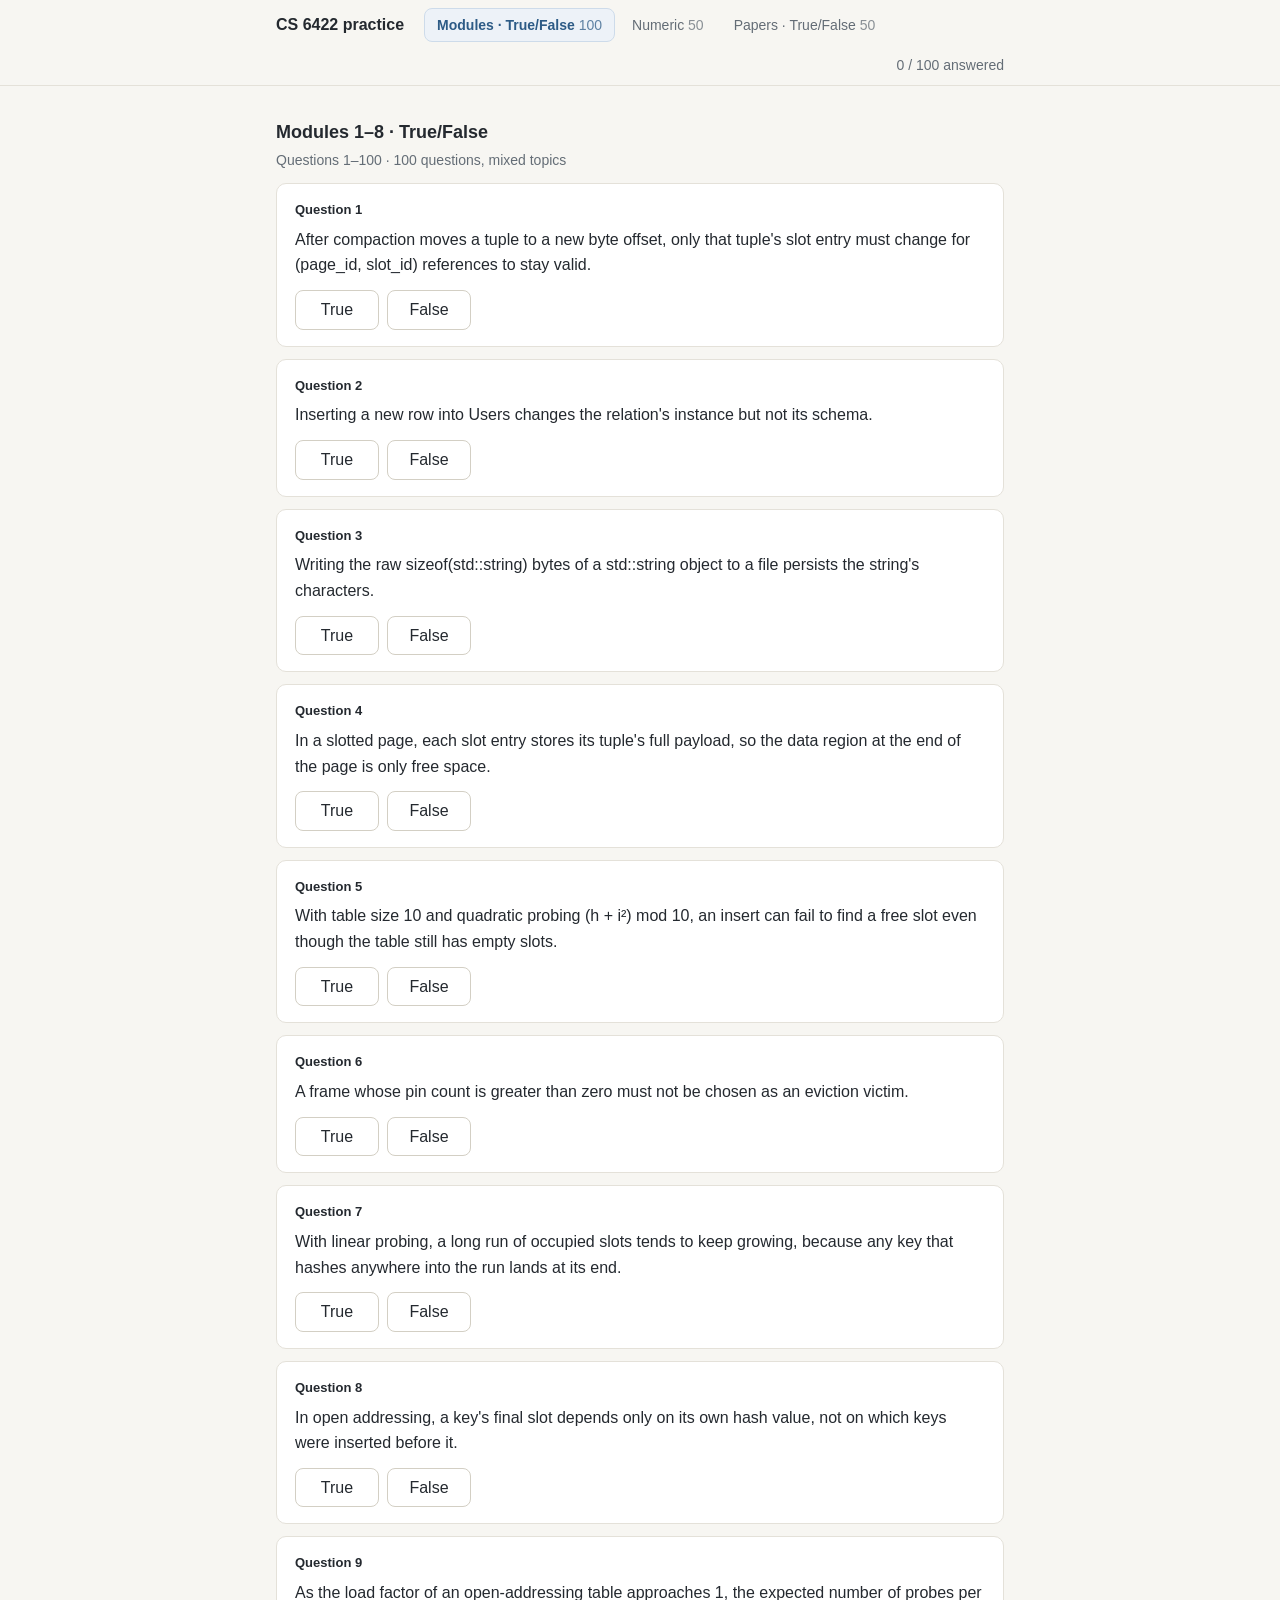
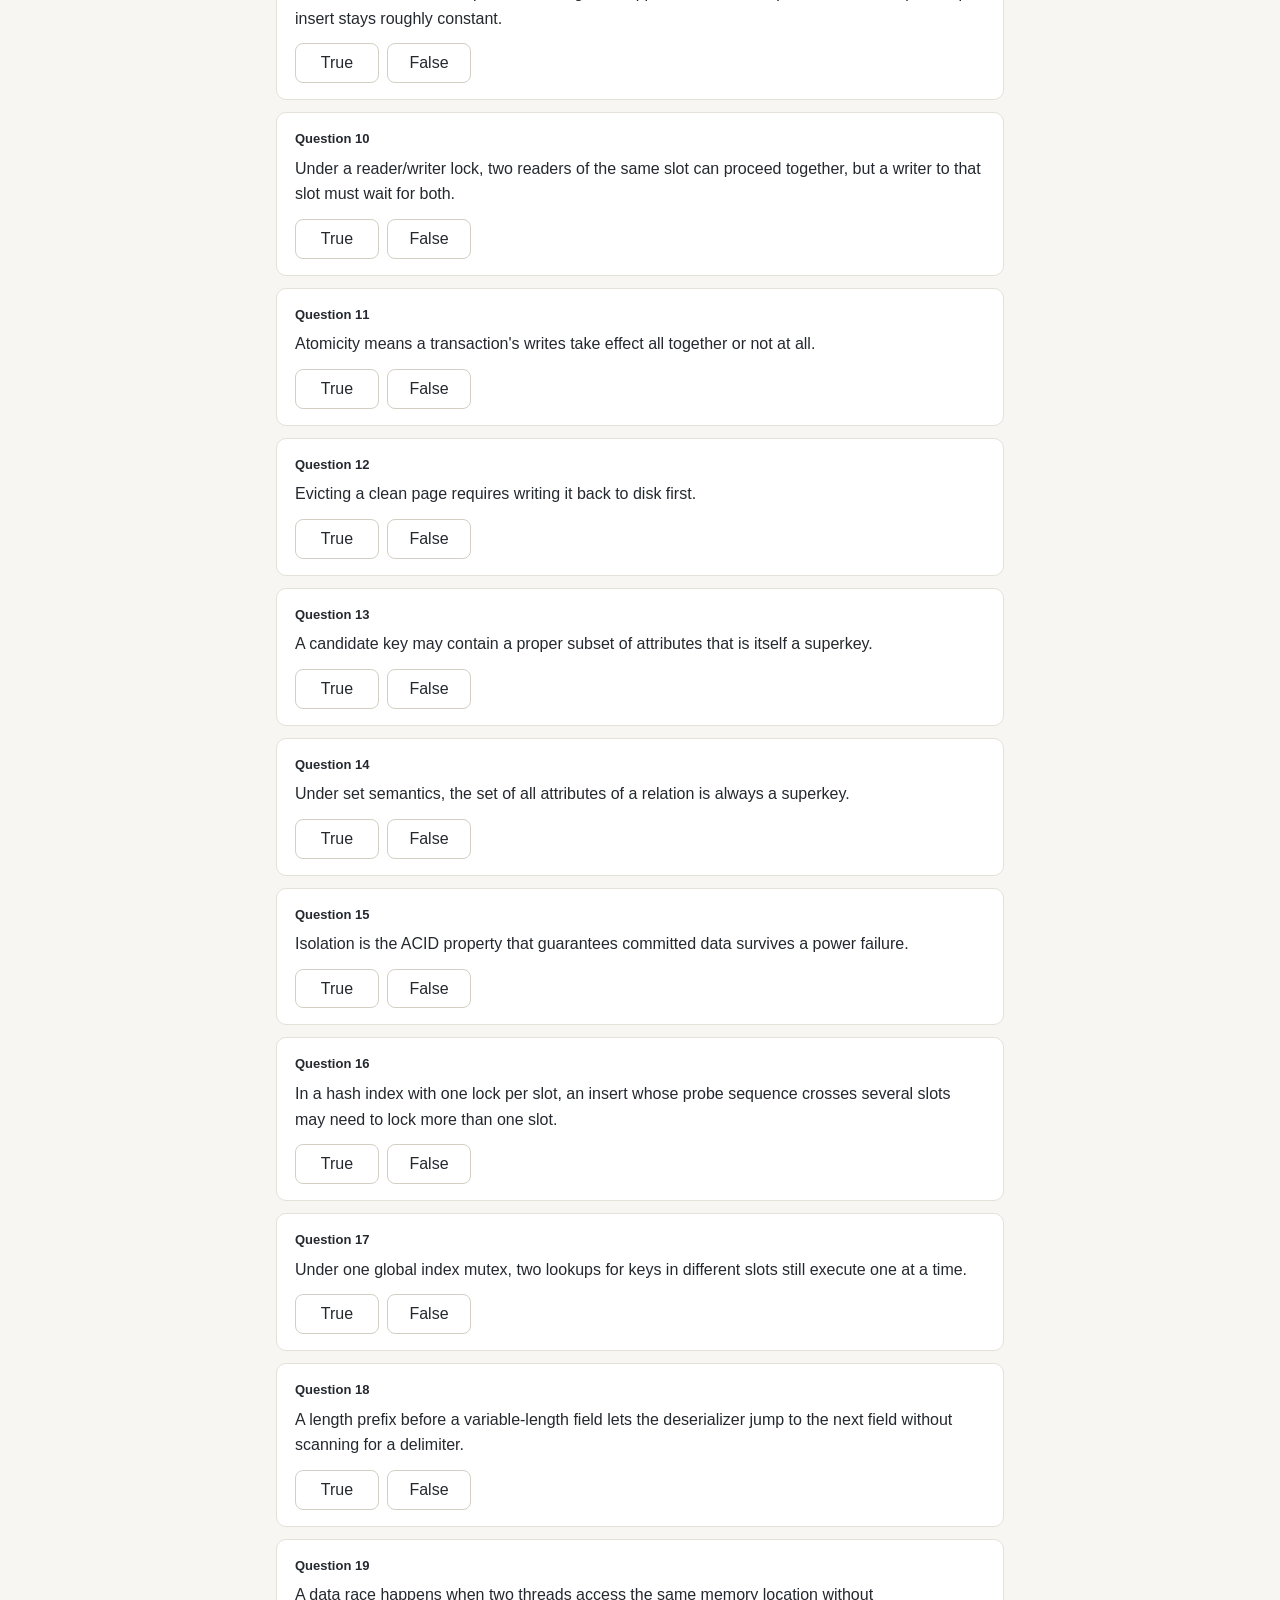
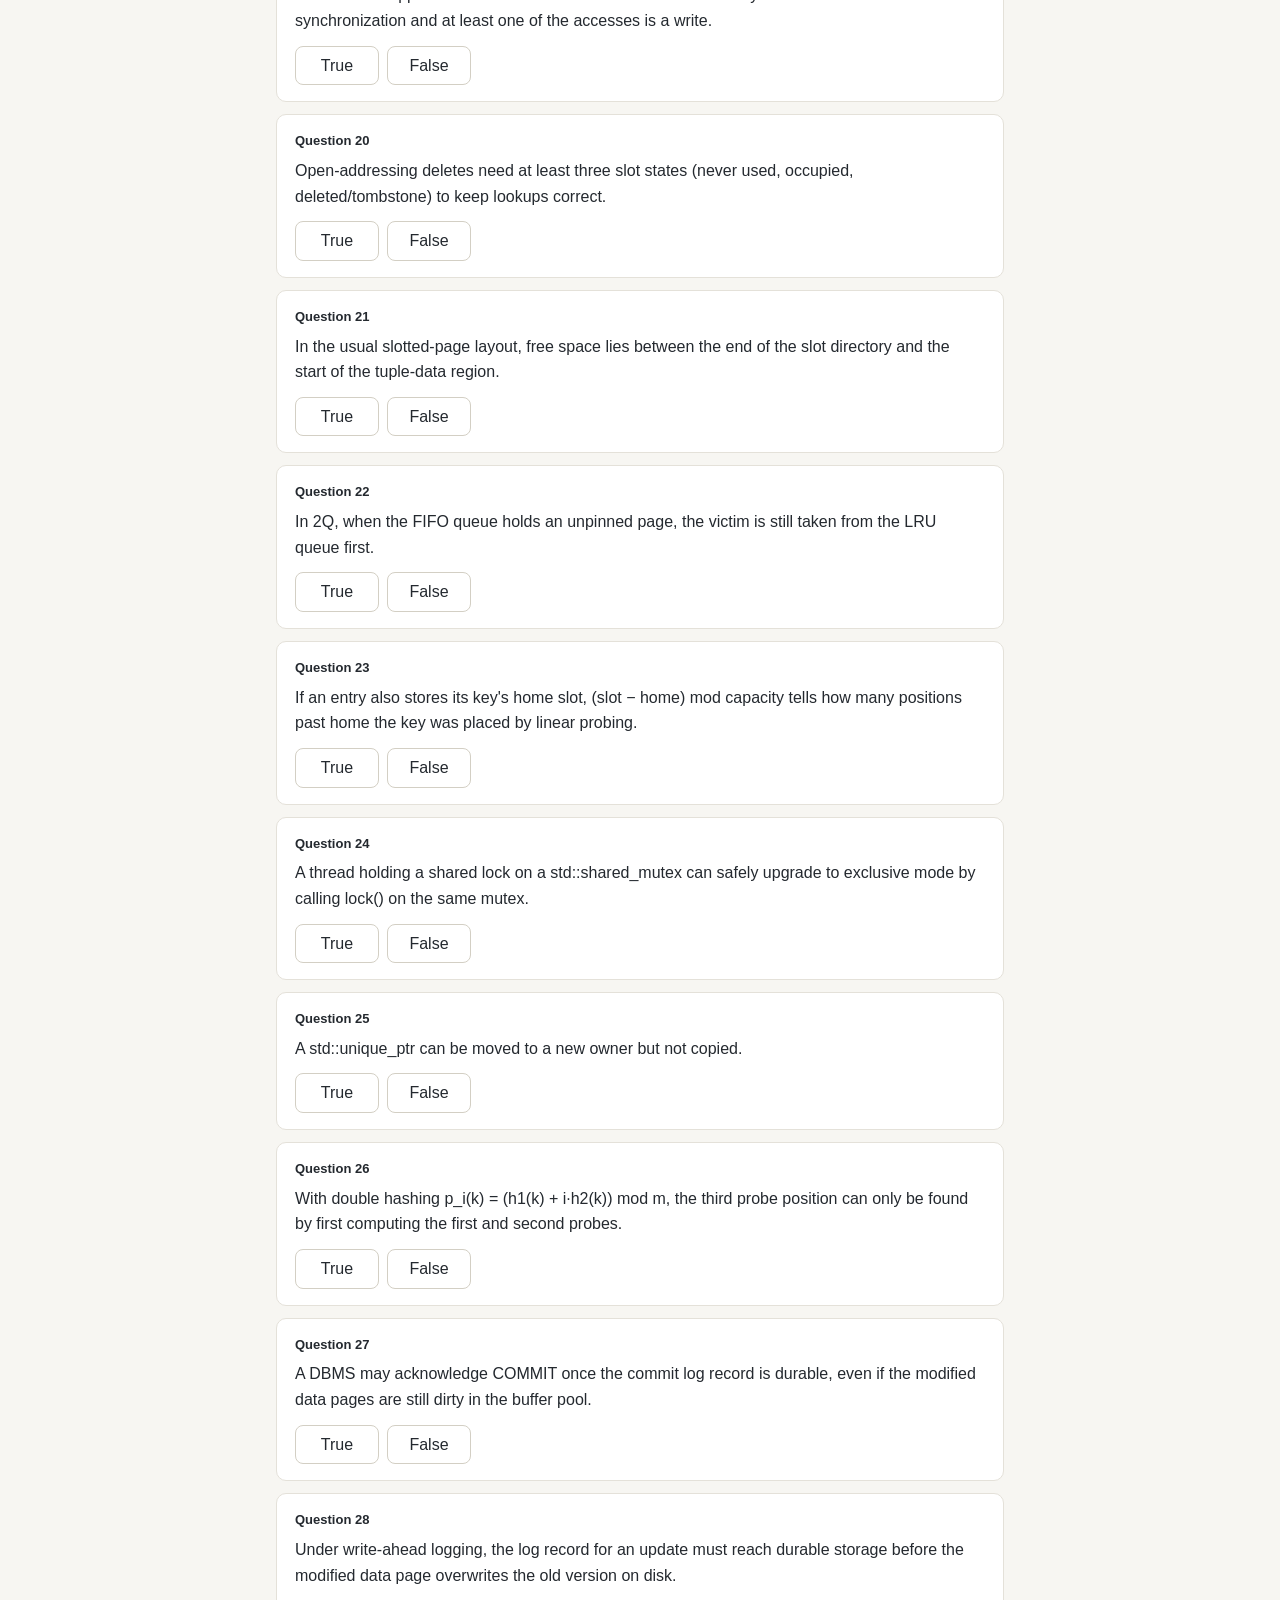
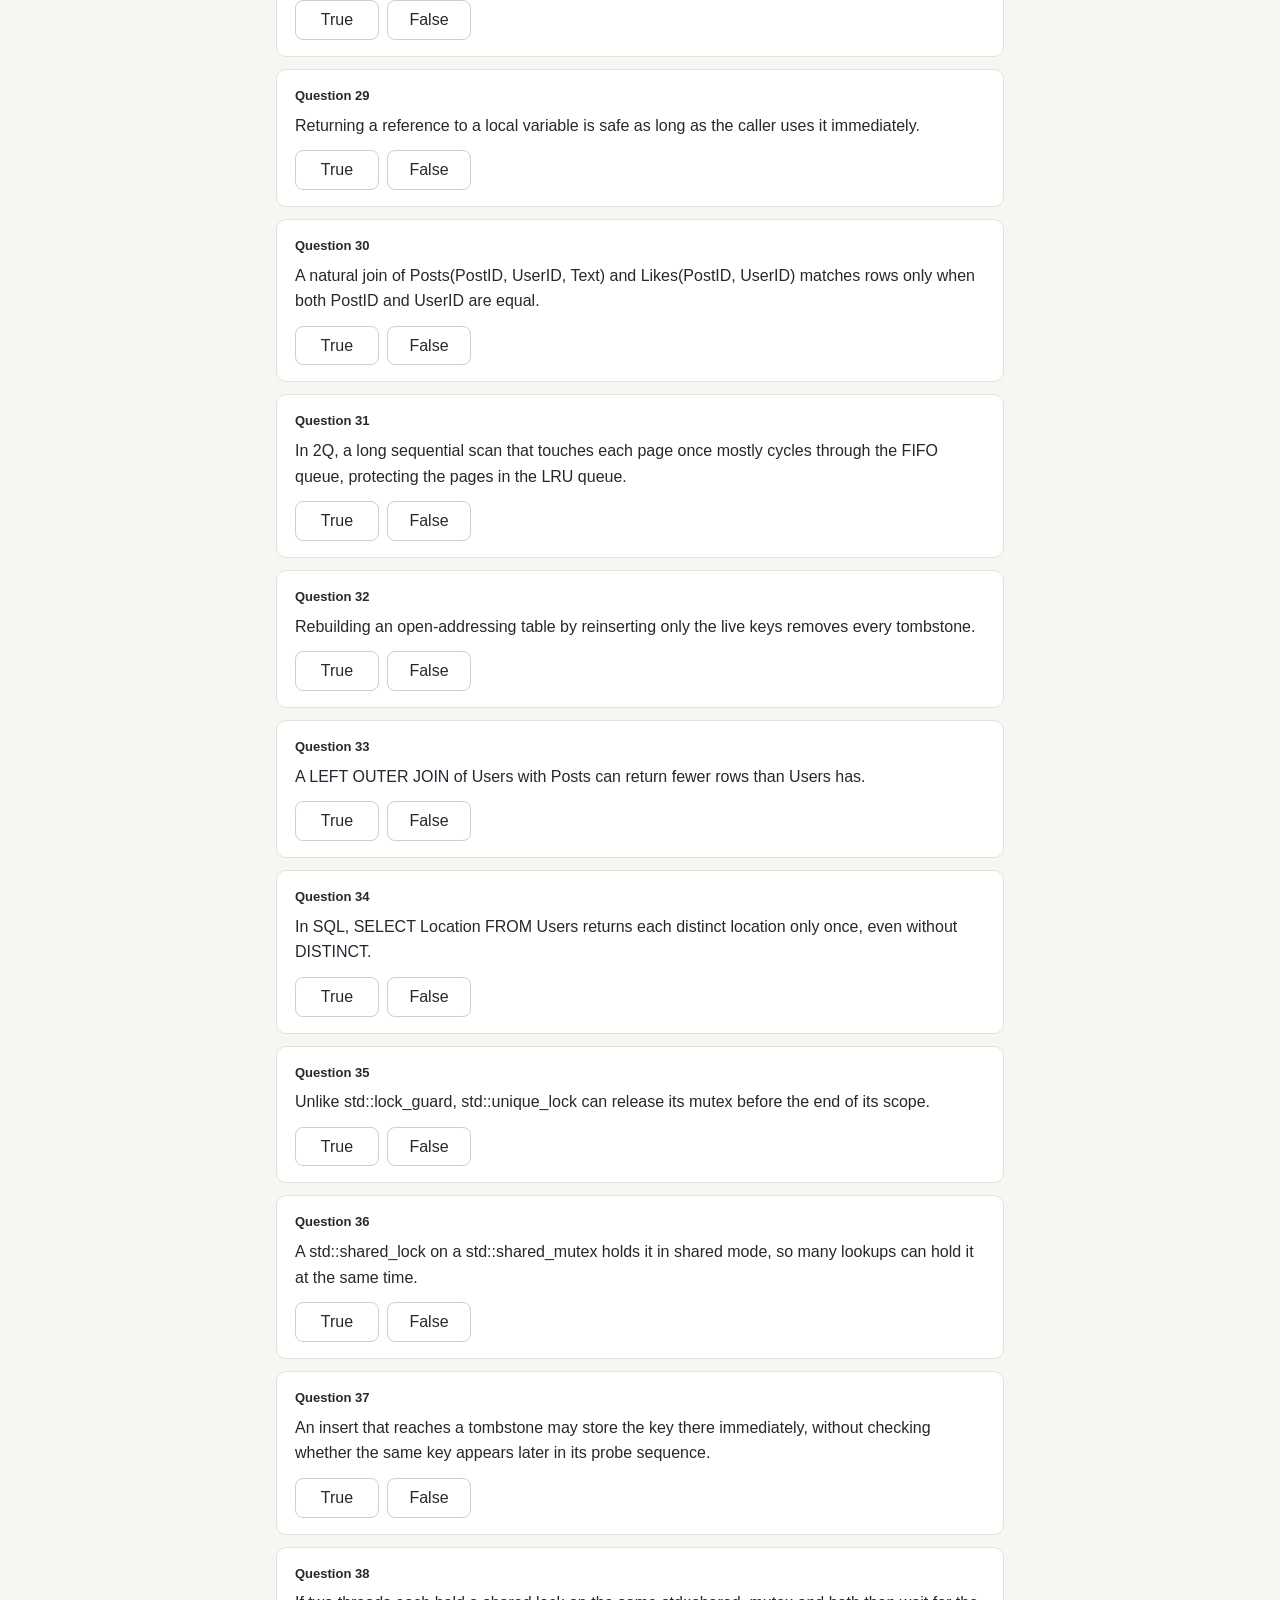
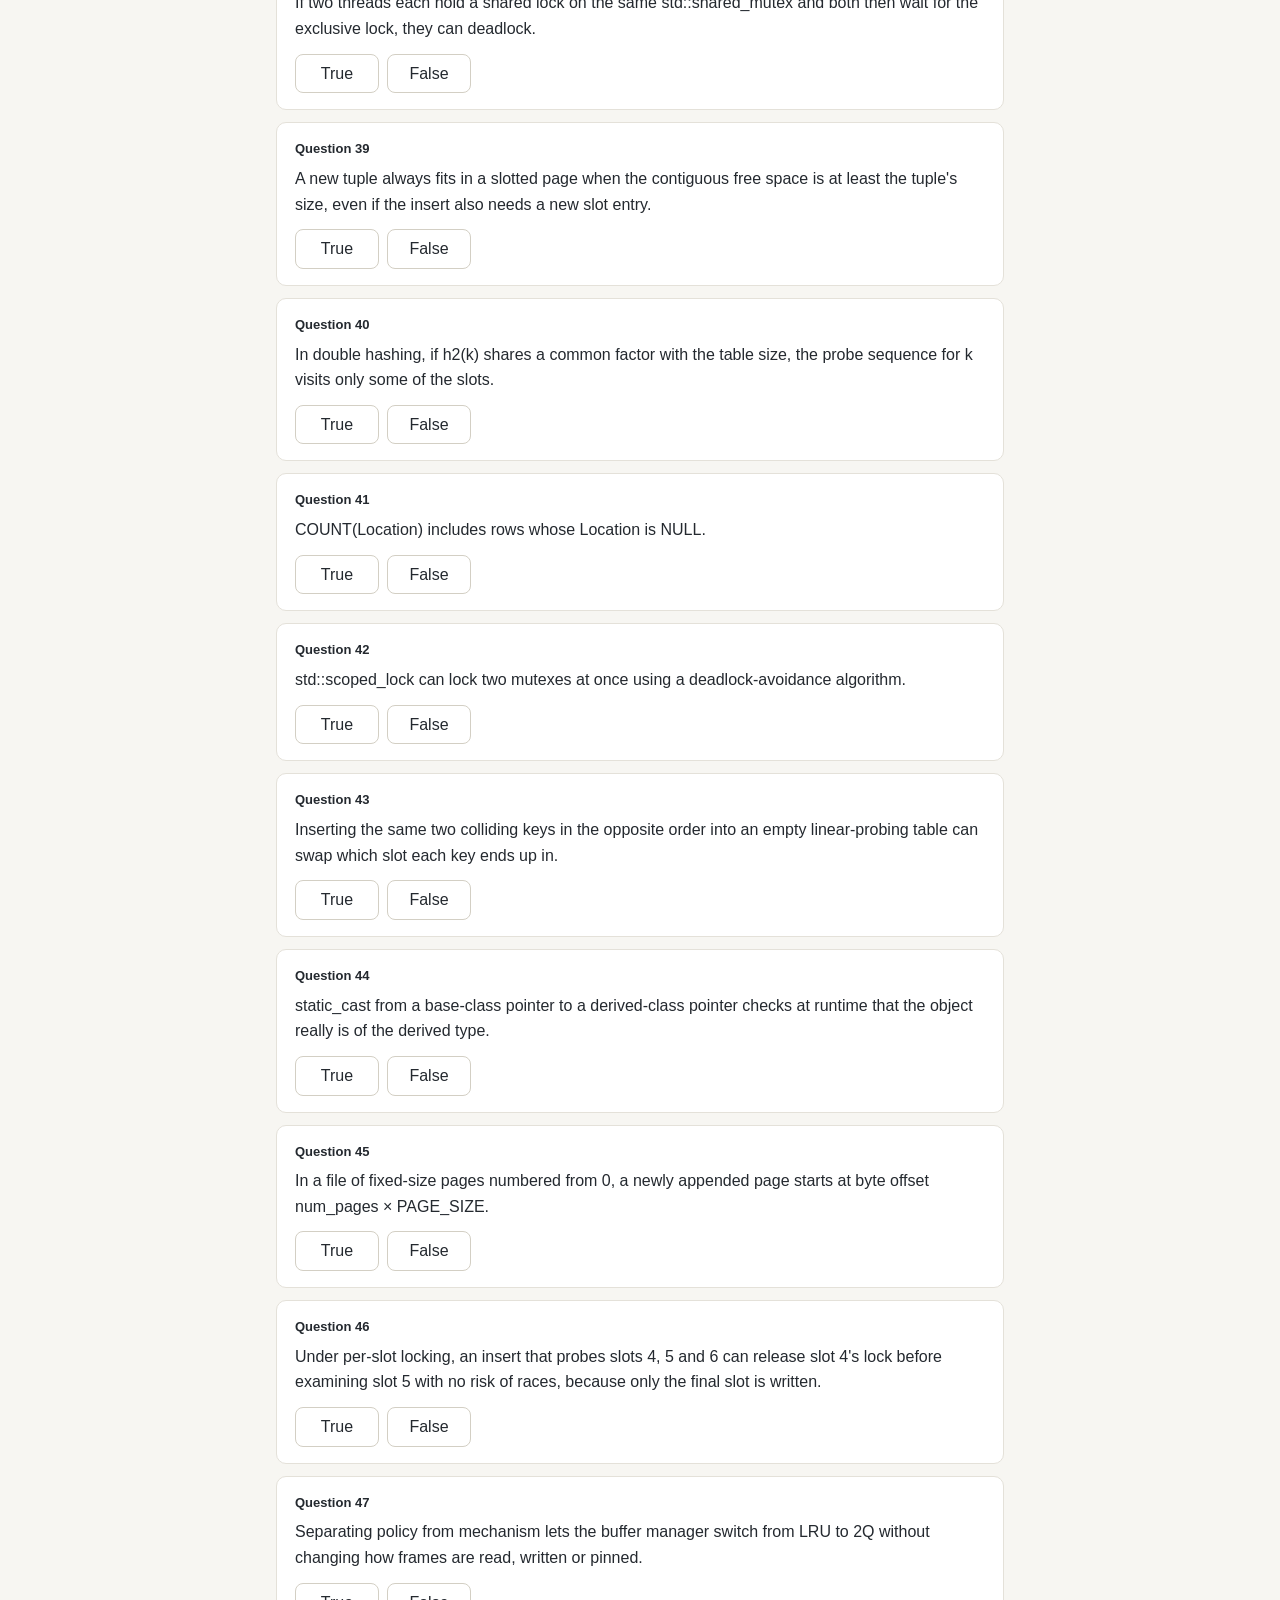
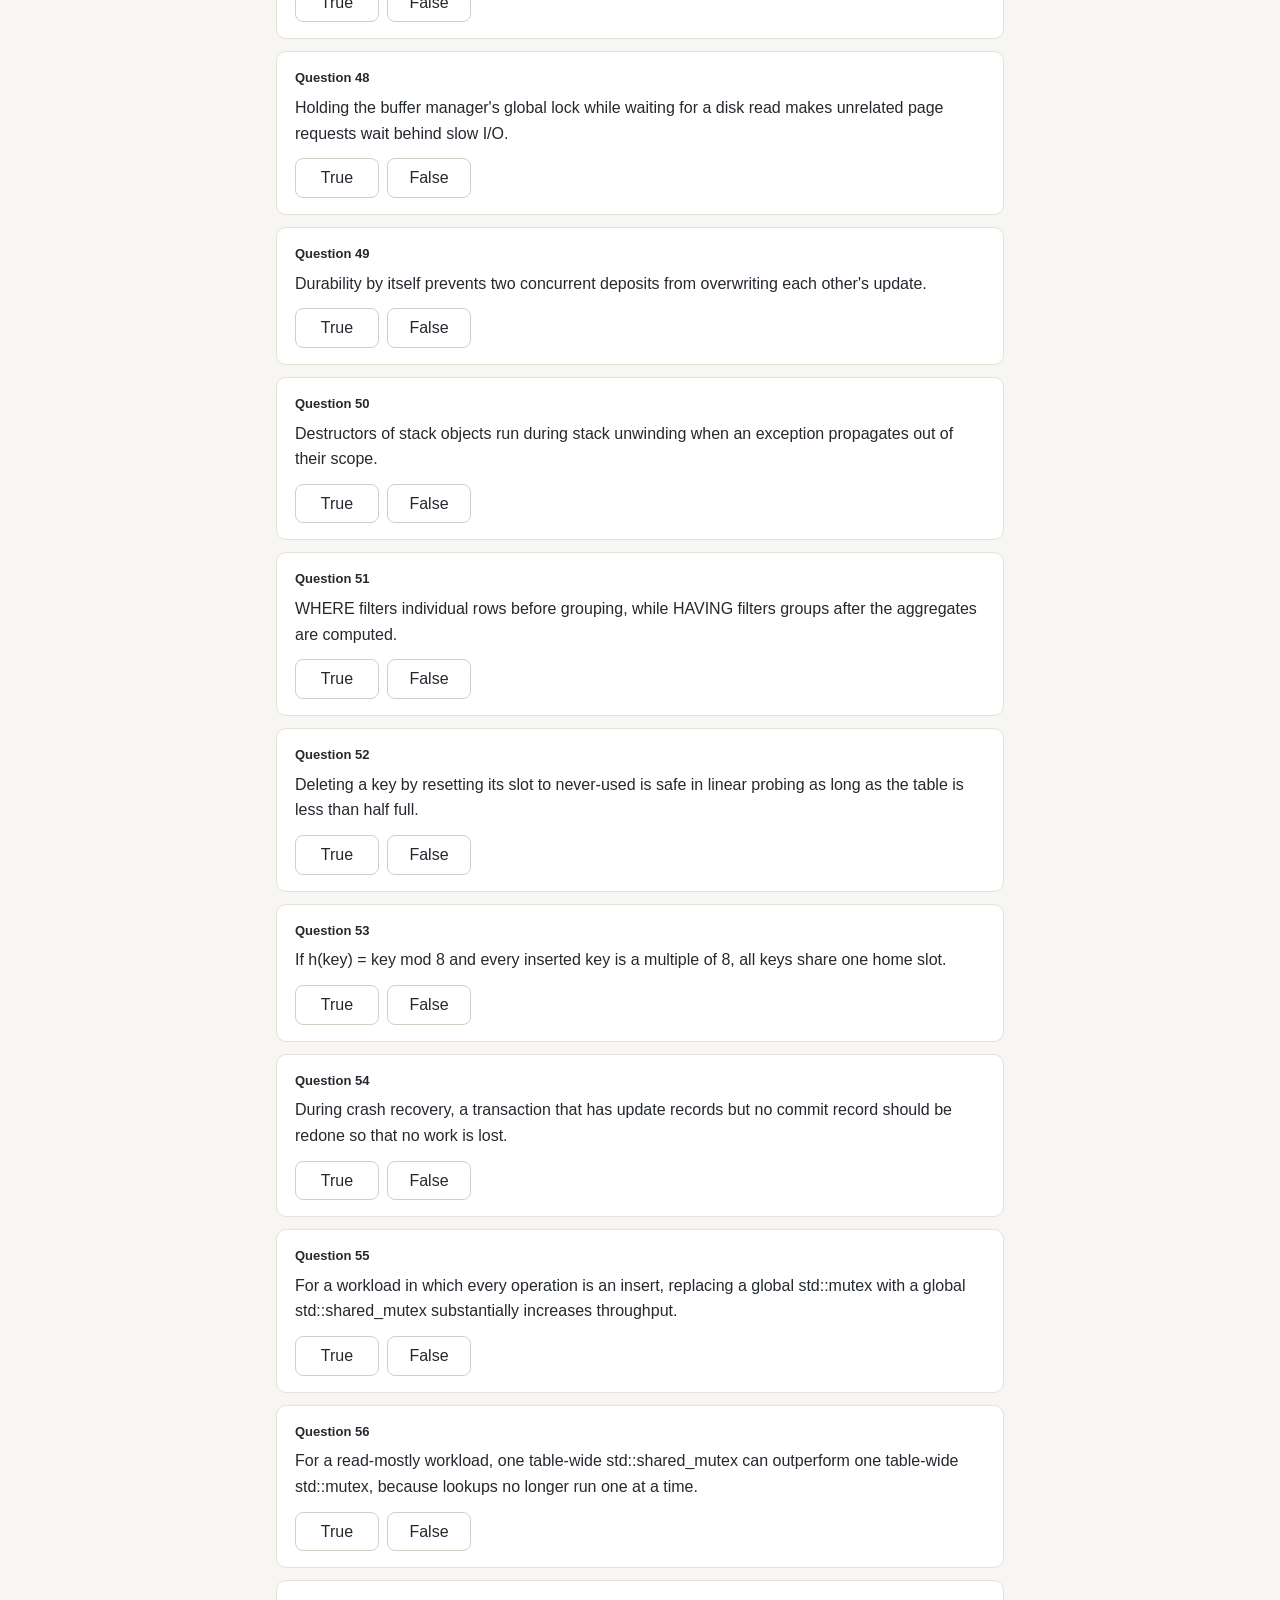
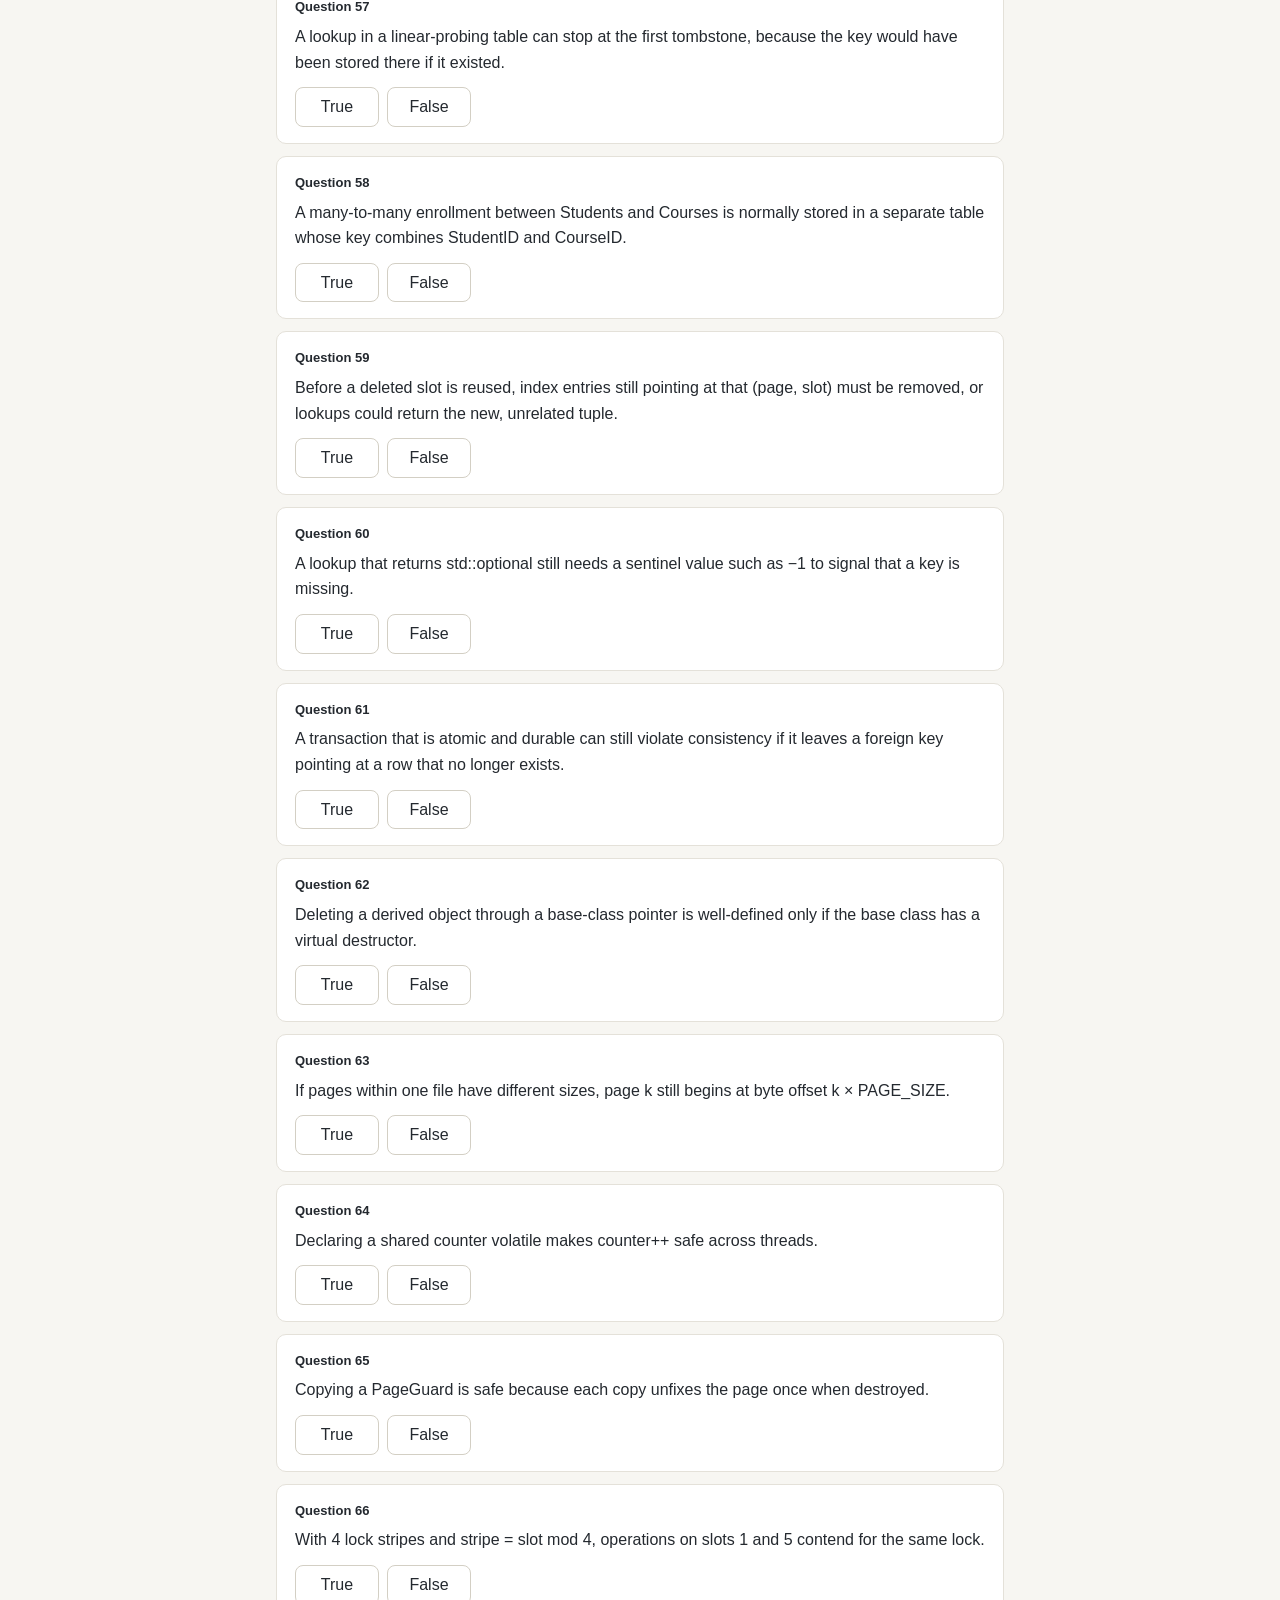
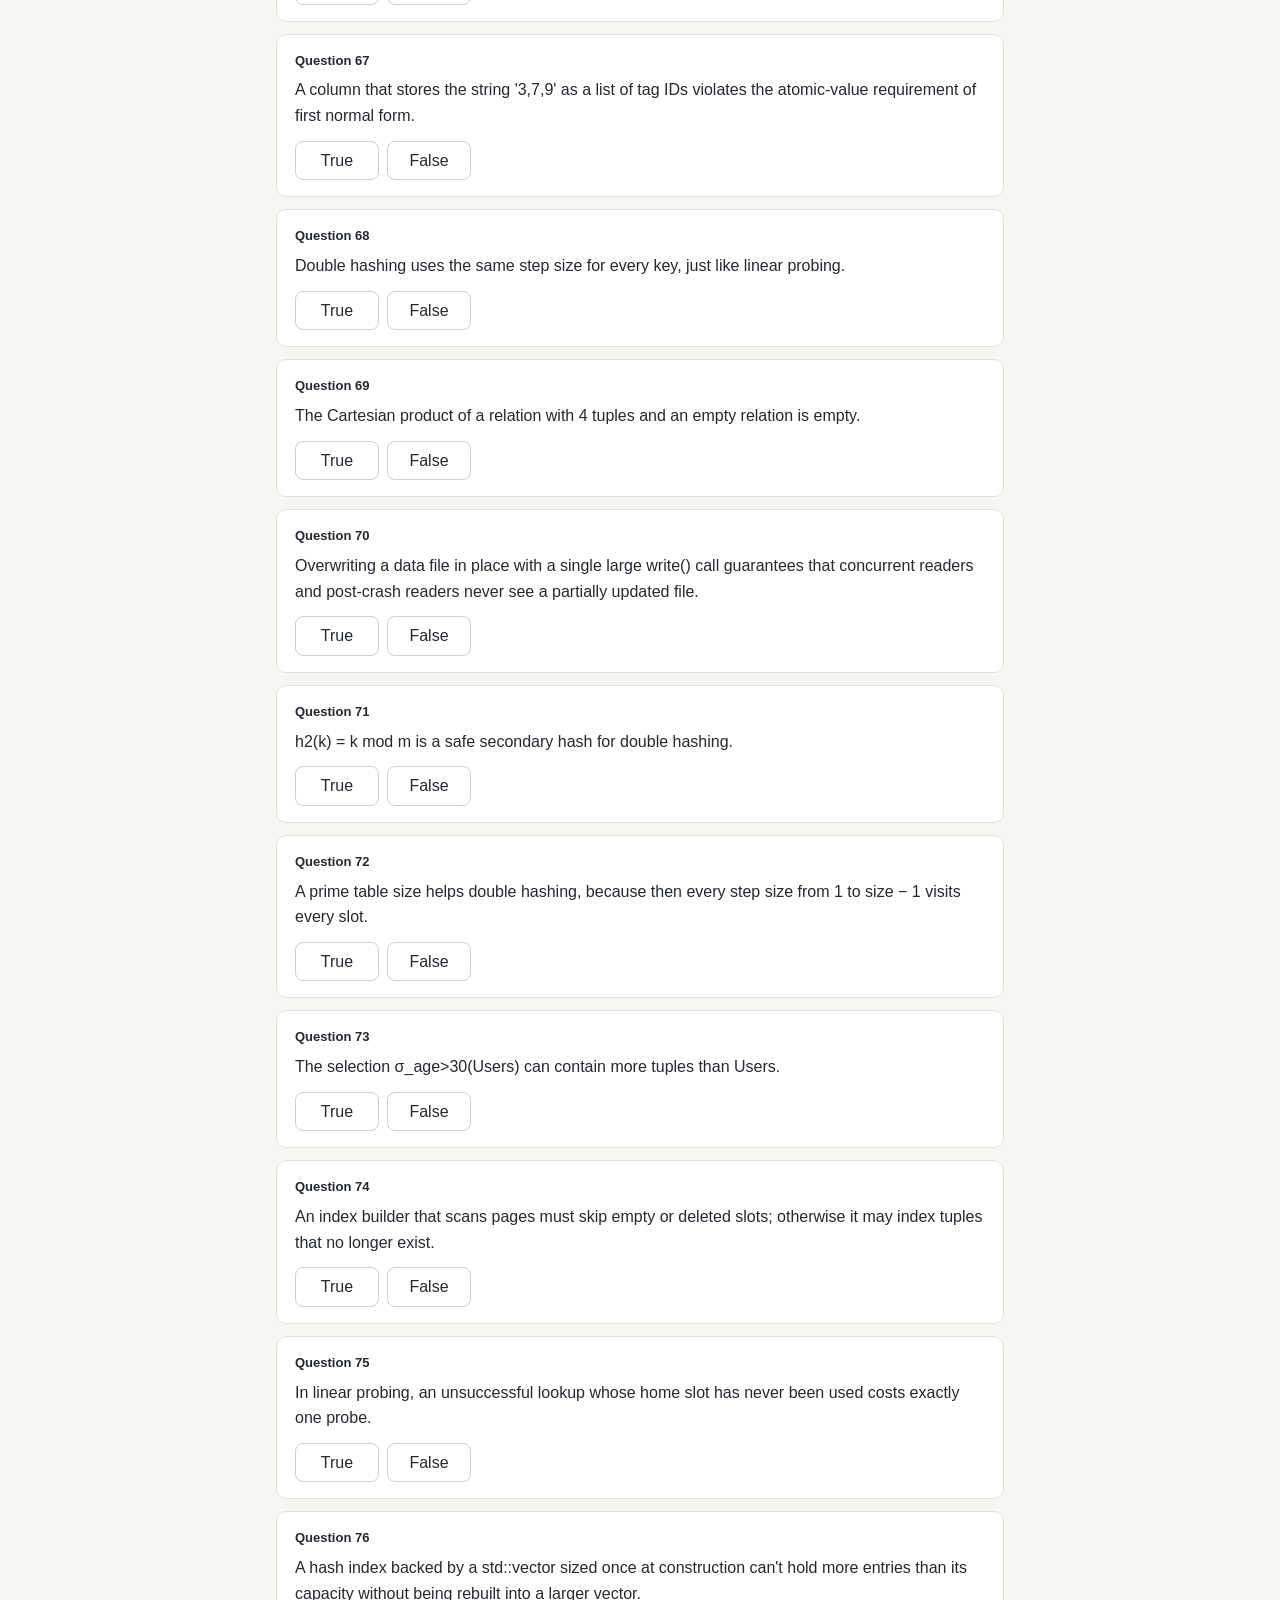
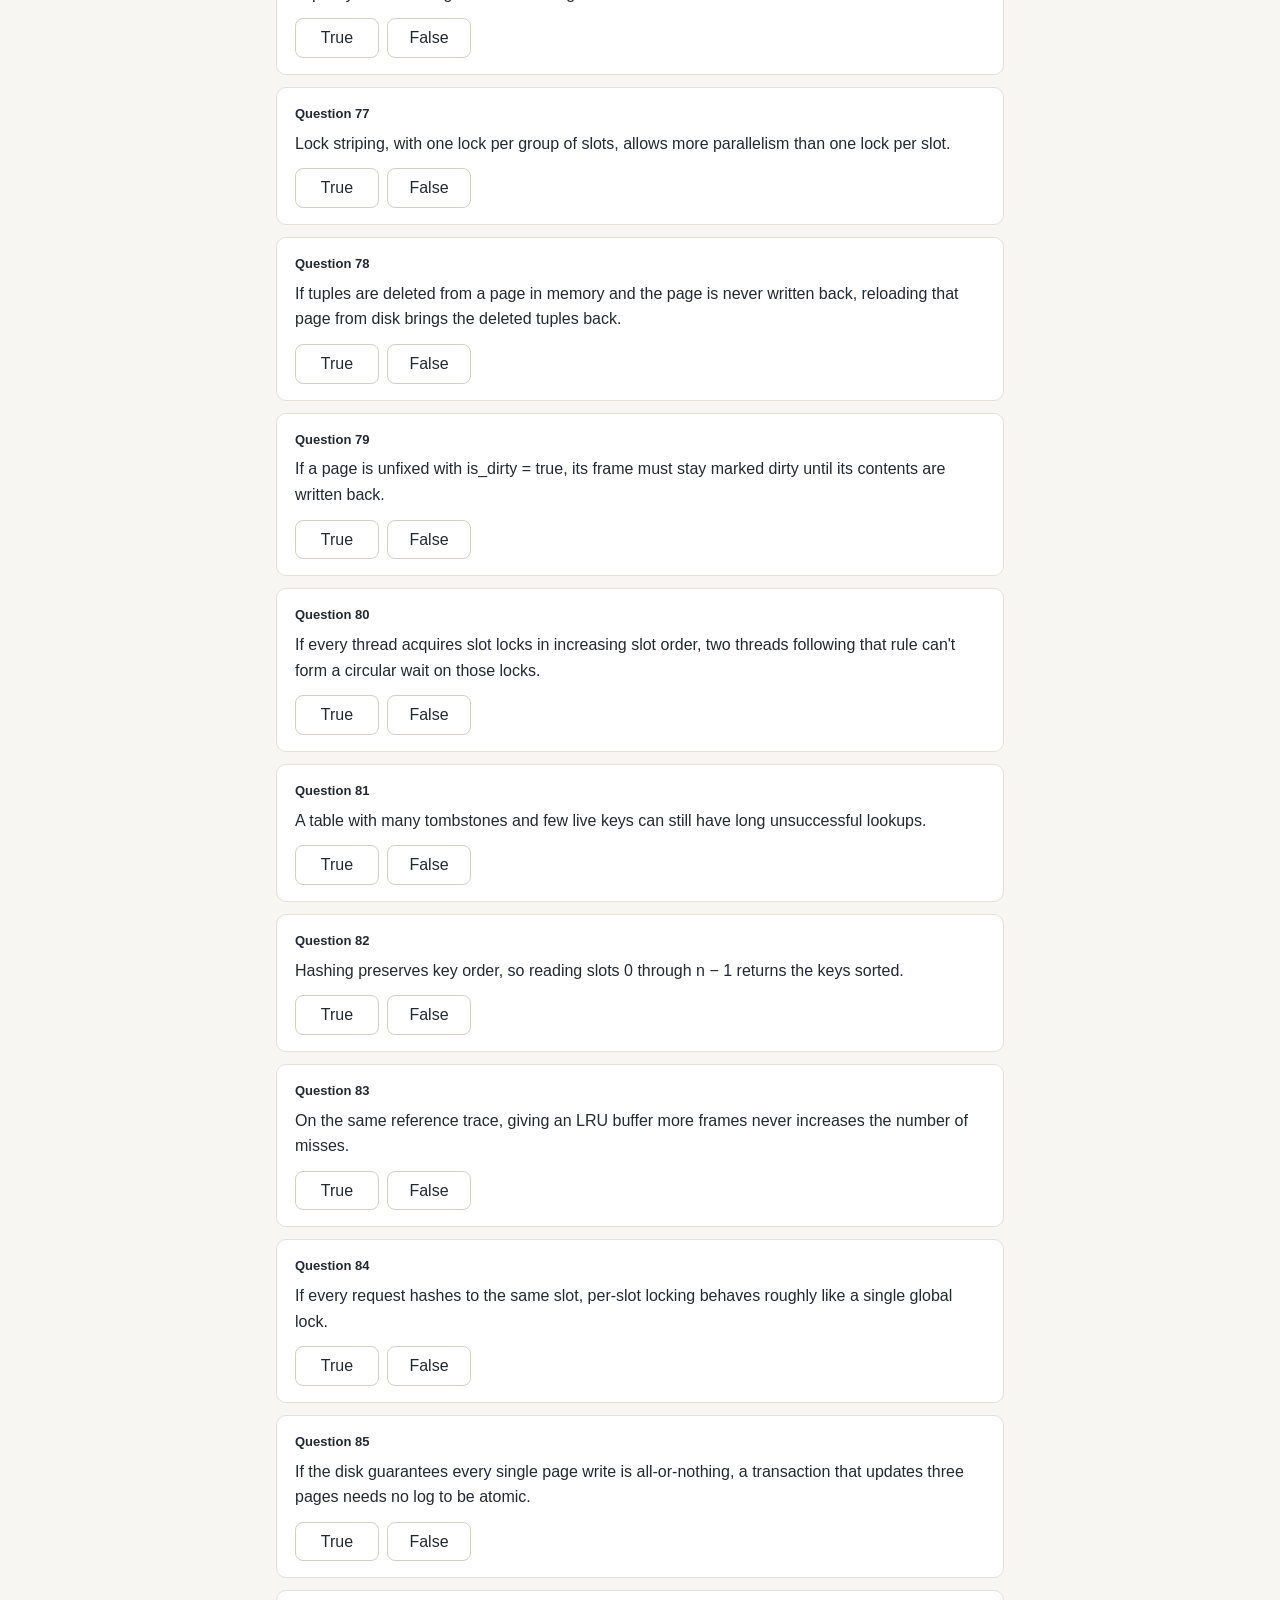
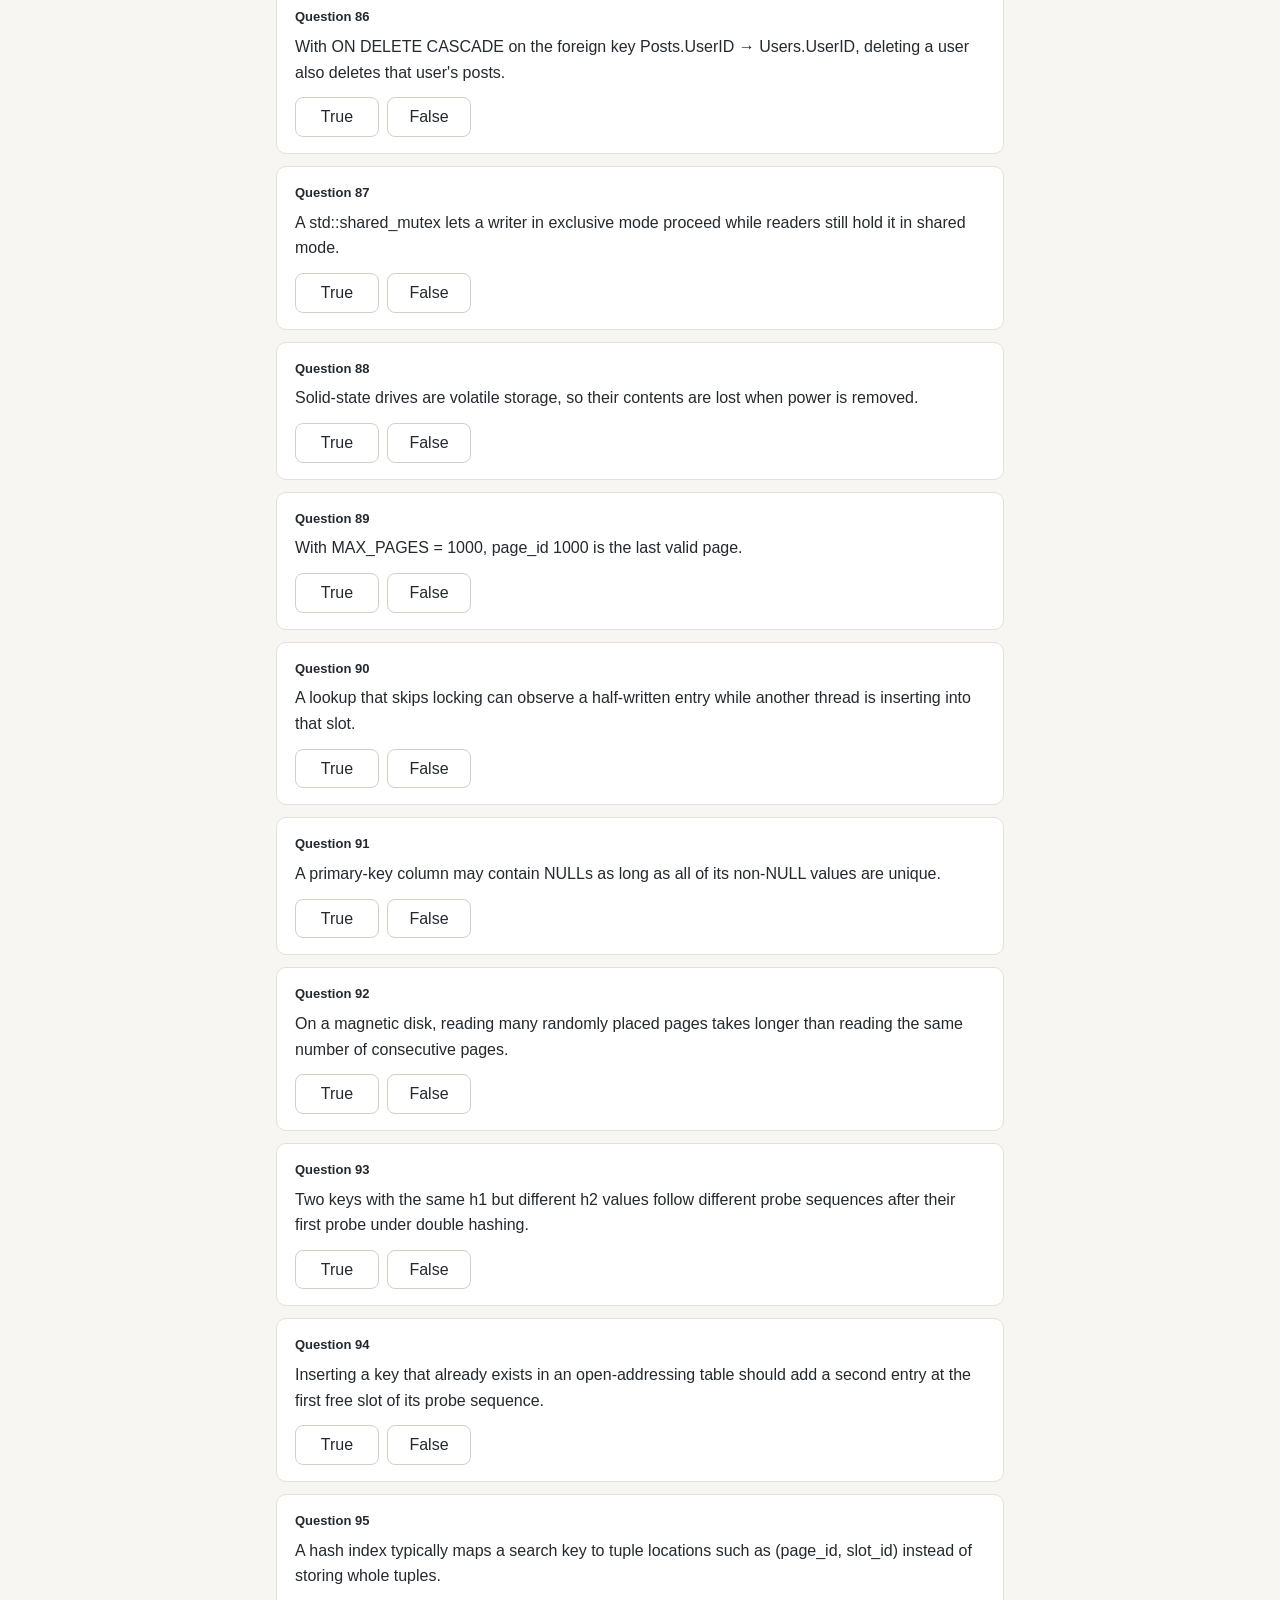
<file: index.html>
<!DOCTYPE html>
<html lang="en">
<head>
<meta charset="utf-8">
<meta name="viewport" content="width=device-width, initial-scale=1">
<title>DSI Practice</title>
<link rel="stylesheet" href="assets/style.css">
</head>
<body>
<header class="bar">
  <div class="wrap">
    <span class="title">CS 6422 practice</span>
    <nav class="tabs" id="tabs" aria-label="Question sets"></nav>
    <span class="progress" id="progress"></span>
  </div>
</header>

<main class="wrap">
  <div id="quiz"></div>
  <div class="submit-row">
    <button type="button" id="reset">Reset answers in this set</button>
  </div>
</main>

<script src="data/sets.js"></script>
<script src="assets/app.js"></script>
</body>
</html>
</file>
<file: assets/style.css>
:root {
  --bg: #f7f6f2;
  --surface: #ffffff;
  --text: #24292f;
  --muted: #646d76;
  --line: #e4e1d9;
  --line-strong: #d3cfc4;
  --accent: #2d5b86;
  --accent-soft: #edf2f8;
  --ok: #2f7a4f;
  --ok-soft: #edf6f0;
  --bad: #b0412e;
  --bad-soft: #fbefeb;
  --radius: 10px;
  color-scheme: light;
}

* { box-sizing: border-box; }

html { -webkit-text-size-adjust: 100%; }

body {
  margin: 0;
  background: var(--bg);
  color: var(--text);
  font: 16px/1.6 -apple-system, BlinkMacSystemFont, "Segoe UI", Roboto, "Helvetica Neue", Arial, sans-serif;
}

a { color: var(--accent); text-decoration: none; }
a:hover { text-decoration: underline; }

.wrap { max-width: 760px; margin: 0 auto; padding: 0 16px; }

/* ---------- Top bar ---------- */
.bar {
  position: sticky; top: 0; z-index: 5;
  background: rgba(247, 246, 242, 0.96);
  border-bottom: 1px solid var(--line);
  backdrop-filter: saturate(1.2) blur(6px);
}
.bar .wrap { display: flex; align-items: center; gap: 12px; min-height: 56px; flex-wrap: wrap; padding-top: 8px; padding-bottom: 8px; }
.bar .title { font-weight: 600; margin-right: 8px; }
.bar .progress { margin-left: auto; }
.progress { font-size: 14px; color: var(--muted); font-variant-numeric: tabular-nums; }


button {
  font: inherit; cursor: pointer;
  border: 1px solid var(--line-strong); border-radius: 8px;
  background: var(--surface); color: var(--text);
  padding: 6px 14px;
}
button:hover:not(:disabled) { border-color: var(--accent); }
button:disabled { cursor: default; }
button.primary { background: var(--accent); border-color: var(--accent); color: #fff; }
button.primary:hover:not(:disabled) { background: #244d73; }
button.link { border: 0; background: none; color: var(--accent); padding: 0; }

/* ---------- Tabs ---------- */
.tabs { display: flex; gap: 4px; flex-wrap: wrap; }
.tabs a {
  font-size: 14px; color: var(--muted); padding: 5px 12px; border-radius: 8px;
  border: 1px solid transparent; text-decoration: none;
}
.tabs a:hover { color: var(--text); border-color: var(--line-strong); }
.tabs a[aria-current="page"] { color: var(--accent); background: var(--accent-soft); border-color: #cddbea; font-weight: 600; }
.tabs .count { font-weight: 400; opacity: 0.75; font-variant-numeric: tabular-nums; }

/* ---------- Exam ---------- */
.part-head { margin: 32px 0 12px; }
.part-head h2 { font-size: 18px; margin: 0; }
.part-head p { margin: 2px 0 0; color: var(--muted); font-size: 14px; }

.q {
  background: var(--surface);
  border: 1px solid var(--line);
  border-radius: var(--radius);
  padding: 16px 18px;
  margin-bottom: 12px;
}
.q.correct { border-color: #bcd9c6; }
.q.wrong { border-color: #e7c3b9; }
.q-head { display: flex; gap: 8px; align-items: baseline; font-size: 13px; color: var(--muted); margin-bottom: 6px; }
.q-head .num { font-weight: 600; color: var(--text); }
.q-head .tag { margin-left: auto; }
.q-text { margin: 0 0 12px; }

.tf { display: flex; gap: 8px; flex-wrap: wrap; }
.tf button { min-width: 84px; }
.tf button[aria-pressed="true"] { border-color: var(--accent); background: var(--accent-soft); color: var(--accent); font-weight: 600; }
.q.graded .tf button.is-answer { border-color: var(--ok); color: var(--ok); }
.q.graded.wrong .tf button[aria-pressed="true"] { border-color: var(--bad); background: var(--bad-soft); color: var(--bad); }
.q.graded.correct .tf button[aria-pressed="true"] { border-color: var(--ok); background: var(--ok-soft); color: var(--ok); }

.numrow { display: flex; gap: 8px; align-items: center; flex-wrap: wrap; }
.numrow input {
  font: inherit; width: 180px; padding: 6px 10px;
  border: 1px solid var(--line-strong); border-radius: 8px; background: #fff; color: var(--text);
  font-variant-numeric: tabular-nums;
}
.numrow input:focus { outline: 2px solid var(--accent-soft); border-color: var(--accent); }
.q.graded.correct .numrow input { border-color: var(--ok); background: var(--ok-soft); }
.q.graded.wrong .numrow input { border-color: var(--bad); background: var(--bad-soft); }
.hint { font-size: 13px; color: var(--muted); }

.feedback { display: none; margin-top: 12px; padding: 10px 12px; border-radius: 8px; font-size: 15px; }
.q.graded .feedback { display: block; }
.q.correct .feedback { background: var(--ok-soft); }
.q.wrong .feedback { background: var(--bad-soft); }
.feedback .verdict { font-weight: 600; }
.q.correct .verdict { color: var(--ok); }
.q.wrong .verdict { color: var(--bad); }

.submit-row { display: flex; justify-content: flex-end; gap: 8px; margin: 20px 0 48px; }

@media (max-width: 560px) {
  .bar .title { width: 100%; }
  .bar .progress { margin-left: 0; }
  .numrow input { width: 100%; }
}
</file>
